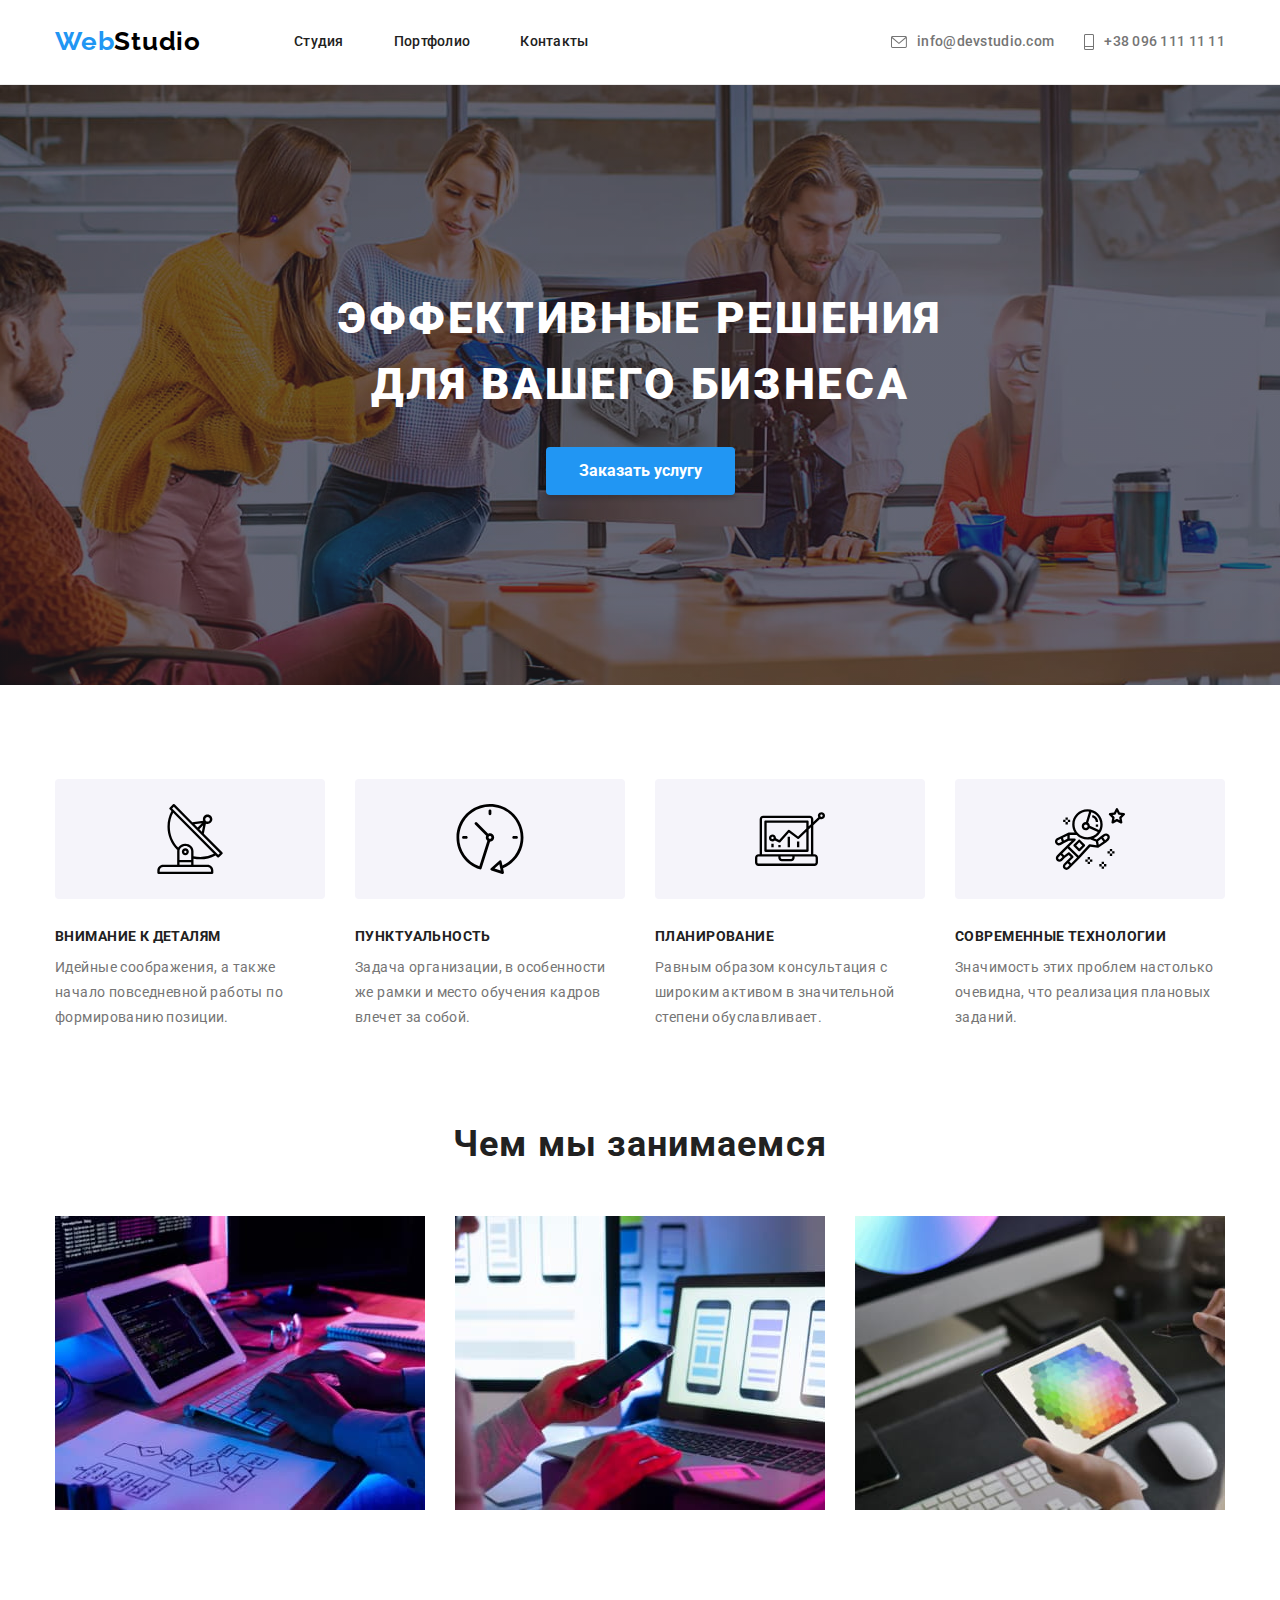
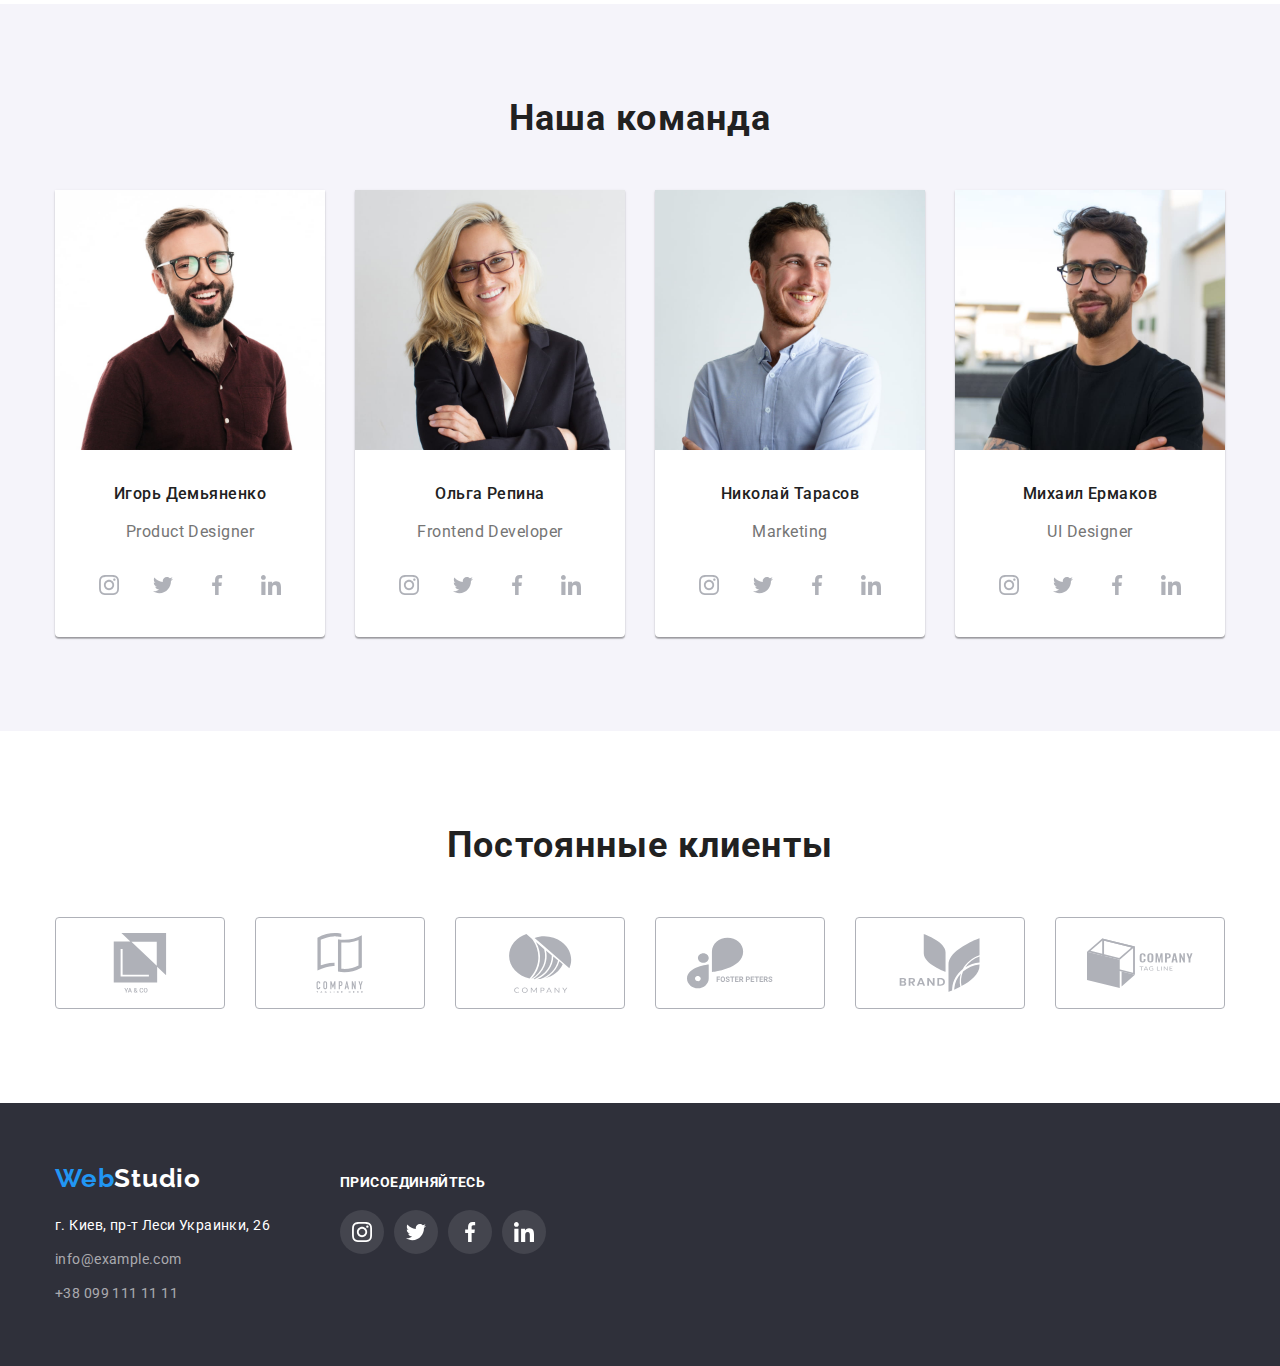
<file: index.html>
<!DOCTYPE html>
<html lang="ru">
<head>
    <meta charset="UTF-8">
    <meta http-equiv="X-UA-Compatible" content="IE=edge">
    <meta name="viewport" content="width=device-width, initial-scale=1.0">
    <title>Document</title>
    <link rel="preconnect" href="https://fonts.googleapis.com">
    <link rel="preconnect" href="https://fonts.gstatic.com" crossorigin>
    <link href="https://fonts.googleapis.com/css2?family=Raleway:wght@700&family=Roboto:wght@400;500;700;900&display=swap"
        rel="stylesheet">
    <link rel="stylesheet" href="https://cdnjs.cloudflare.com/ajax/libs/modern-normalize/1.1.0/modern-normalize.min.css">
    <link rel="stylesheet" href="./css/styles.css">
    
</head>
<body>
    <!-- хедер -->
    <header class="header"> 
        <div class="container menu">
            <nav class="navigation"> 

                <a class="logo logo-header" href="./index.html">
                    
                <span class="logo accent">Web</span><span class="logo basic">Studio</span>
                </a>
                    
                <!-- nav -->

                <ul class="navigation-list">
                    <li class="item-navigation item"><a  class="link link-navigation" href="./index.html">Студия</a></li>
                    <li class="item-navigation item"><a  class="link link-navigation" href="./portfolio.html">Портфолио</a></li>
                    <li class="item-navigation item"><a  class="link link-navigation" href="Контакты">Контакты</a></li>
                </ul>
            </nav>
            
                <ul class="site-nav list">
                    <li class="group-item">
                        <a class="link-contact"  href="mailto:info@devstudio.com">
                            <svg class="icon" width="16" height="12">
                                <use href="./images/icon/sprite.svg#envelope"></use>
                            </svg>
                            info@devstudio.com</a>
                    </li>
                       
                    <li class="group-item">
                        <a class="link-contact" href="tel:380961111111">
                            <svg class="icon" width="10" height="16">
                            <use href="./images/icon/sprite.svg#smartphone"></use>
                        </svg>
                        +38 096 111 11 11</a>
                    </li>
                </ul>
            
        </div>

    </header>

       <!-- тело -->
    <main>
        <section class="header-hero">
            <div class="container">

            <h1 class="header-logo">
                Эффективные решения<br>
                для вашего бизнеса
            </h1>
            <button class="button " type="button">Заказать услугу</button>
          
            </div>
        </section>

        <section class="section">
            <div class="container">
                <h2 class="visually-hidden">Особенности</h2>
                 <ul class="list visually-list">
                   <li class="item visually-list-item">
                        <div class="icon-background">
                            <svg class="icon-adge" width="70" height="70">
                                <use href="./images/icon/sprite.svg#antenna"></use>
                            </svg>
                        </div>
                     <h3 class="features">Внимание к деталям</h3>
                     <p class="description">Идейные соображения, а также начало повседневной работы по формированию позиции.</p>
                  </li>

                  <li class="item visually-list-item">
                      <div class="icon-background">
                    <svg class="icon-adge" width="70" height="70">
                        <use href="./images/icon/sprite.svg#clock"></use>
                    </svg>
                </div>
                     <h3 class="features">Пунктуальность </h3>
                     <p class="description">Задача организации, в особенности же рамки и место обучения кадров влечет за собой.</p>
                  </li>

                  <li class="item visually-list-item">
                    <div class="icon-background">
                        <svg class="icon-adge" width="70" height="70">
                            <use href="./images/icon/sprite.svg#diagram"></use>
                        </svg>
                    </div>
                       <h3 class="features">Планирование </h3>
                       <p class="description">Равным образом консультация с широким активом в значительной степени обуславливает.</p>
                 </li>
                  <li class="item visually-list-item">
                    <div class="icon-background">
                        <svg class="icon-adge" width="70" height="70">
                            <use href="./images/icon/sprite.svg#astronaut"></use>
                        </svg>
                    </div>
                     <h3 class="features">Современные технологии </h3>
                     <p class="description">Значимость этих проблем настолько очевидна, что реализация плановых заданий.</p>
                  </li>
                </ul>
            </div>
        </section>

        <section class="section doing">
            <div class="container">
                 <h2 class="header-section">Чем мы занимаемся</h2>
                     <ul class="list doing-list">
                             <li><img src="./images/homework-1/box/img-0.jpg" alt="програмирование" width="370" height="294"> </li>
                             <li><img src="./images/homework-1/box/img-1.jpg" alt="телефон" width="370" height="294"> </li>
                             <li><img src="./images/homework-1/box/img-2.jpg" alt="палитра" width="370" height="294"> </li>
                      </ul>
            </div>
        </section>

        <section class="section team">
            <div class="container">

                <h2 class="header-section">Наша команда</h2>
                    <ul class="list team-list">
                    <li class="card">
                        <img src="./images/homework-1/team/img-3.jpg" alt="Игорь Демьяненко" width="270" height="260">
                        <div class="command-title">
                              <h3 class="name">Игорь Демьяненко</h3>
                              <p class="job">Product Designer</p>
                        
                        <ul class="socials list">
                            <li class="socials-item">
                                <a class="socials-link socials-link-instagram link" href="" aria-label="Instagram">
                                    <svg class="icon-net" width="20" height="20">
                                        <use href="./images/icon/sprite.svg#instagram"></use>
                                    </svg>
                                </a> 
                            </li>
                            <li class="socials-item">
                                <a class="socials-link socials-link-twitter link" href="" aria-label="Twitter">
                                    <svg class="icon-net" width="20" height="20">
                                        <use href="./images/icon/sprite.svg#twitter"></use>
                                    </svg>
                                </a>
                            </li>
                            <li class="socials-item">
                                <a class="socials-link socials-link-facebook link" href="" aria-label="Facebook">
                                    <svg class="icon-net" width="20" height="20">
                                        <use href="./images/icon/sprite.svg#facebook"></use>
                                    </svg>
                                </a>
                            </li>
                            <li class="socials-item">
                                <a class="socials-link socials-link-linkedin link" href="" aria-label="L inkedin">
                                    <svg class="icon-net" width="20" height="20">
                                        <use href="./images/icon/sprite.svg#linkedin"></use>
                                    </svg>
                                </a>
                            </li>
                        </ul>

                       </div>

                    </li>
                
                    <li class="card">
                        <img src="./images/homework-1/team/img-4.jpg" width="270" height="260">
                        <div class="command-title">
                              <h3 class="name">Ольга Репина</h3>
                             <p class="job">Frontend Developer</p>

                            <ul class="socials list">
                                <li class="socials-item">
                                    <a class="socials-link socials-link-instagram link" href="" aria-label="Instagram">
                                        <svg class="icon-net" width="20" height="20">
                                            <use href="./images/icon/sprite.svg#instagram"></use>
                                        </svg>
                                    </a>
                                </li>
                                <li class="socials-item">
                                    <a class="socials-link socials-link-twitter link" href="" aria-label="Twitter">
                                        <svg class="icon-net" width="20" height="20">
                                            <use href="./images/icon/sprite.svg#twitter"></use>
                                        </svg>
                                    </a>
                                </li>
                                <li class="socials-item">
                                    <a class="socials-link socials-link-facebook link" href="" aria-label="Facebook">
                                        <svg class="icon-net" width="20" height="20">
                                            <use href="./images/icon/sprite.svg#facebook"></use>
                                        </svg>
                                    </a>
                                </li>
                                <li class="socials-item">
                                    <a class="socials-link socials-link-linkedin link" href="" aria-label="L inkedin">
                                        <svg class="icon-net" width="20" height="20">
                                            <use href="./images/icon/sprite.svg#linkedin"></use>
                                        </svg>
                                    </a>
                                </li>
                            </ul>


                        </div>
                    </li>
                    <li class="card">
                        <img src="./images/homework-1/team/img-5.jpg" width="270" height="260">
                        <div class="command-title">
                             <h3 class="name">Николай Тарасов</h3>
                             <p class="job">Marketing</p>

                            <ul class="socials list">
                                <li class="socials-item">
                                    <a class="socials-link socials-link-instagram link" href="" aria-label="Instagram">
                                        <svg class="icon-net" width="20" height="20">
                                            <use href="./images/icon/sprite.svg#instagram"></use>
                                        </svg>
                                    </a>
                                </li>
                                <li class="socials-item">
                                    <a class="socials-link socials-link-twitter link" href="" aria-label="Twitter">
                                        <svg class="icon-net" width="20" height="20">
                                            <use href="./images/icon/sprite.svg#twitter"></use>
                                        </svg>
                                    </a>
                                </li>
                                <li class="socials-item">
                                    <a class="socials-link socials-link-facebook link" href="" aria-label="Facebook">
                                        <svg class="icon-net" width="20" height="20">
                                            <use href="./images/icon/sprite.svg#facebook"></use>
                                        </svg>
                                    </a>
                                </li>
                                <li class="socials-item">
                                    <a class="socials-link socials-link-linkedin link" href="" aria-label="L inkedin">
                                        <svg class="icon-net" width="20" height="20">
                                            <use href="./images/icon/sprite.svg#linkedin"></use>
                                        </svg>
                                    </a>
                                </li>
                            </ul>

                        </div>
                    </li>
                    <li class="card">
                        <img src="./images/homework-1/team/img-6.jpg" width="270" height="260">
                        <div class="command-title">
                             <h3 class="name">Михаил Ермаков</h3>
                             <p class="job">UI Designer</p>

                            <ul class="socials list">
                                <li class="socials-item">
                                    <a class="socials-link socials-link-instagram link" href="" aria-label="Instagram">
                                        <svg class="icon-net" width="20" height="20">
                                            <use href="./images/icon/sprite.svg#instagram"></use>
                                        </svg>
                                    </a>
                                </li>
                                <li class="socials-item">
                                    <a class="socials-link socials-link-twitter link" href="" aria-label="Twitter">
                                        <svg class="icon-net" width="20" height="20">
                                            <use href="./images/icon/sprite.svg#twitter"></use>
                                        </svg>
                                    </a>
                                </li>
                                <li class="socials-item">
                                    <a class="socials-link socials-link-facebook link" href="" aria-label="Facebook">
                                        <svg class="icon-net" width="20" height="20">
                                            <use href="./images/icon/sprite.svg#facebook"></use>
                                        </svg>
                                    </a>
                                </li>
                                <li class="socials-item">
                                    <a class="socials-link socials-link-linkedin link" href="" aria-label="L inkedin">
                                        <svg class="icon-net" width="20" height="20">
                                            <use href="./images/icon/sprite.svg#linkedin"></use>
                                        </svg>
                                    </a>
                                </li>
                            </ul>

                        </div>
                    </li>
                    </ul>

            </div>
        </section>

        <section class="clients section">
            <div class="container">
                <h2 class="header-section">Постоянные клиенты</h2>
                <ul class="clients-list list">
                    <li class="clients-item">
                        <a class="clients-link link" href="">
                            <svg class="clients-logo" width="106" height="60">
                                <use href="./images/icon/sprite.svg#group1"></use>
                            </svg>
                        </a>
                    </li>
                    <li class="clients-item">
                        <a class="clients-link link" href="">
                            <svg class="clients-logo" width="106" height="60">
                                <use href="./images/icon/sprite.svg#group2"></use>
                            </svg>
                        </a>
                    </li>
                    <li class="clients-item">
                        <a class="clients-link link" href="">
                            <svg class="clients-logo" width="106" height="60">
                                <use href="./images/icon/sprite.svg#group3"></use>
                            </svg>
                        </a>
                    </li>
                    <li class="clients-item">
                        <a class="clients-link link" href="">
                            <svg class="clients-logo" width="106" height="60">
                                <use href="./images/icon/sprite.svg#group4"></use>
                            </svg>
                        </a>
                    </li>
                    <li class="clients-item">
                        <a class="clients-link link" href="">
                            <svg class="clients-logo" width="106" height="60">
                                <use href="./images/icon/sprite.svg#group5"></use>
                            </svg>
                        </a>
                    </li>
                    <li class="clients-item">
                        <a class="clients-link link" href="">
                            <svg class="clients-logo" width="106" height="60">
                                <use href="./images/icon/sprite.svg#group6"></use>
                            </svg>
                        </a>
                    </li>
                </ul>
            </div>
        </section>

        
     </main>

    <footer class="footer">
        <div class="container footer-flex">
            <div class="footer-contacts">
                <a class="logotype logo-position" href="./index.html">
                <span class="logotype start">Web</span><span class="logotype end">Studio</span>
                </a>
                
               <address   address class="address">
                 <ul class="address-list">
                    <li class="address-item map"><a class="link-map" href="https://www.google.com/maps/place/%D0%B1%D1%83%D0%BB%D1%8C%D0%B2%D0%B0%D1%80+%D0%9B%D0%B5%D1%81%D1%96+%D0%A3%D0%BA%D1%80%D0%B0%D1%97%D0%BD%D0%BA%D0%B8,+26,+%D0%9A%D0%B8%D1%97%D0%B2,+02000/@50.4265807,30.5361971,17z/data=!3m1!4b1!4m5!3m4!1s0x40d4cf0e033ecbe9:0x57a4dffefec77da0!8m2!3d50.4265807!4d30.5383858">г. Киев, пр-т Леси Украинки, 26</a></li>
                    <li class="address-item address"><a class="link-address" href="mailto:info@example.com">info@example.com</a></li>
                    <li class="address-item"><a class="link-address" href="tel:+380991111111">+38 099 111 11 11</a></li>
                  </ul>
                </address>
            </div>
            <div class="footer-social">
                <p class="footer-so-text">ПРИСОЕДИНЯЙТЕСЬ</p>
                <ul class="footer-social-list list">
                    <li class="footer-socials-item">
                        <a class="socials-link socials-link-instagram link" href="" aria-label="Instagram">
                            <svg class="footer-socials-icon" width="20" height="20">
                                <use href="./images/icon/sprite.svg#instagram"></use>
                            </svg>
                        </a>
                    </li>
                    <li class="footer-socials-item">
                        <a class="socials-link socials-link-twitter link" href="" aria-label="Twitter">
                            <svg class="footer-socials-icon" width="20" height="20">
                                <use href="./images/icon/sprite.svg#twitter"></use>
                            </svg>
                        </a>
                    </li>
                    <li class="footer-socials-item">
                        <a class="socials-link socials-link-facebook link" href="" aria-label="Facebook">
                            <svg class="footer-socials-icon" width="20" height="20">
                                <use href="./images/icon/sprite.svg#facebook"></use>
                            </svg>
                        </a>
                    </li>
                    <li class="footer-socials-item">
                        <a class="socials-link socials-link-linkedin link" href="" aria-label="L inkedin">
                            <svg class="footer-socials-icon" width="20" height="20">
                                <use href="./images/icon/sprite.svg#linkedin"></use>
                            </svg>
                        </a>
                    </li>
                </ul>
            </div>
        </div>
    </footer>
</body>
</html>
</file>
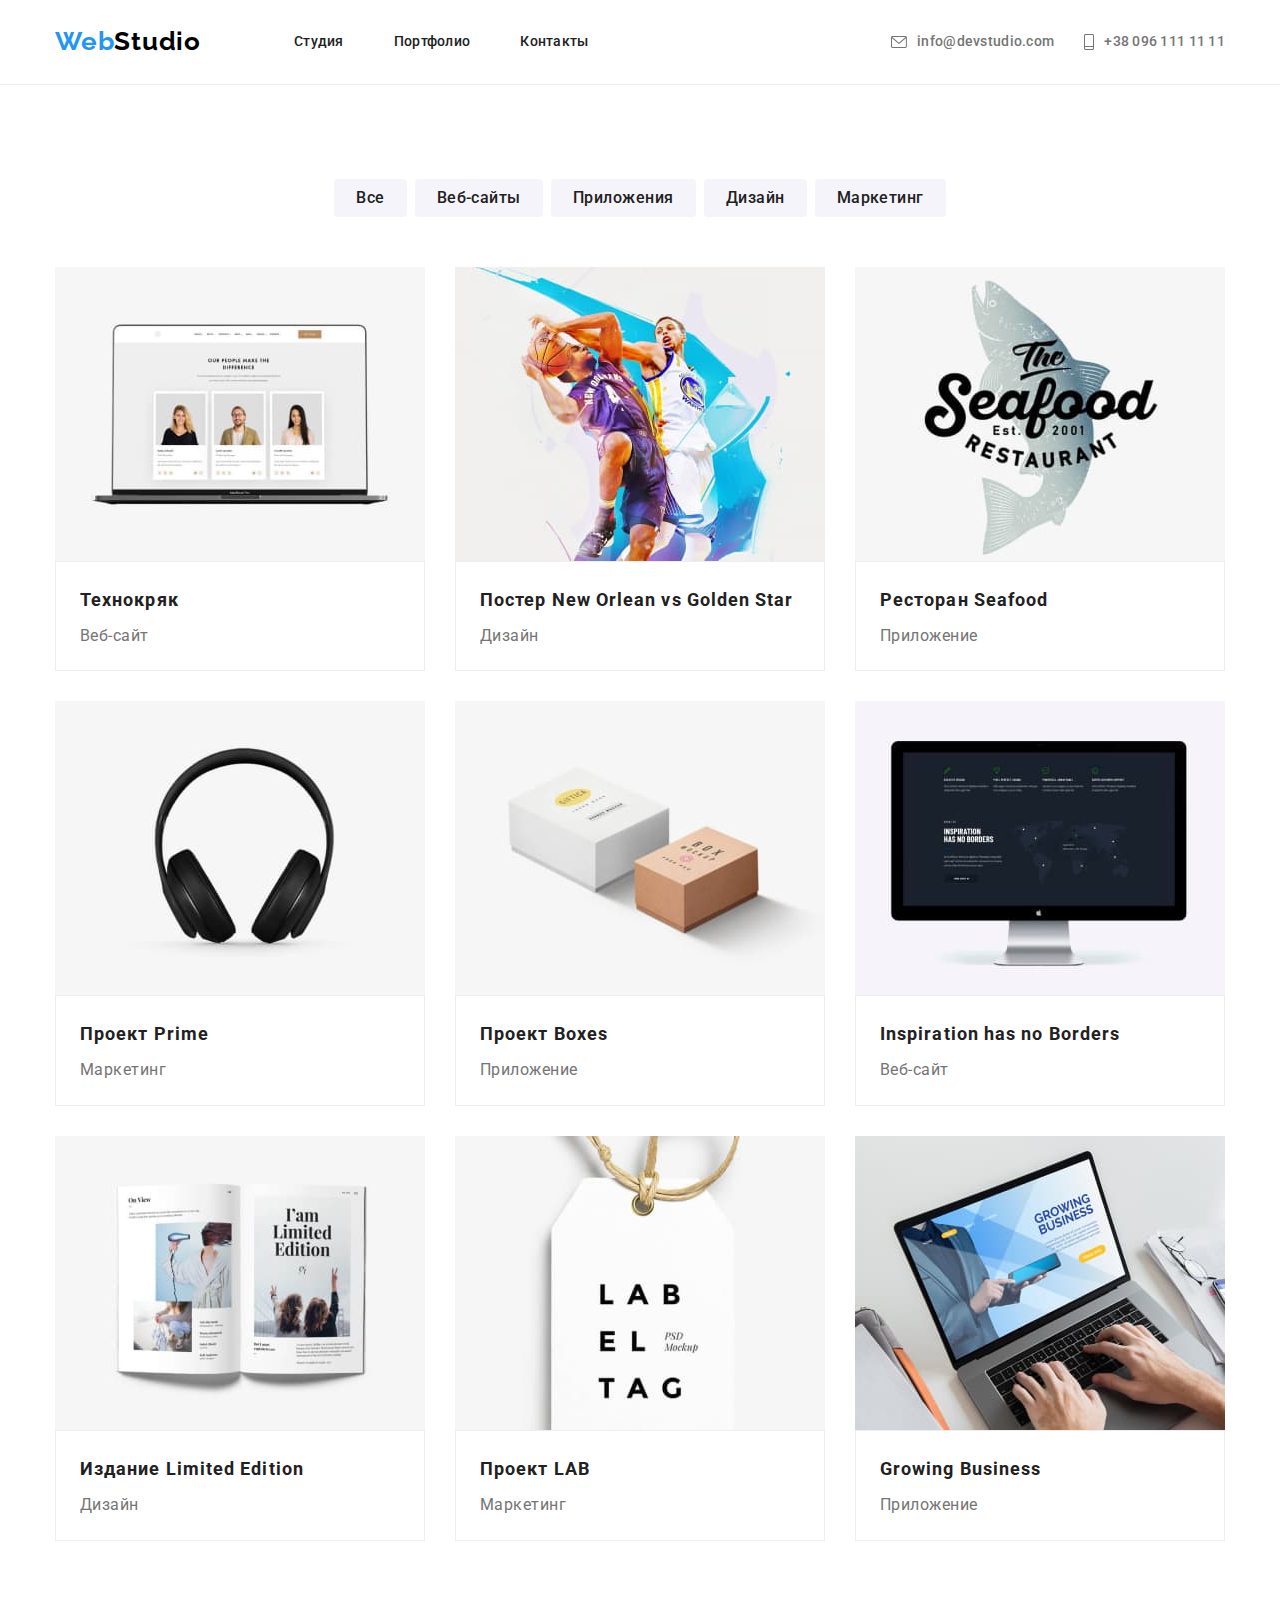
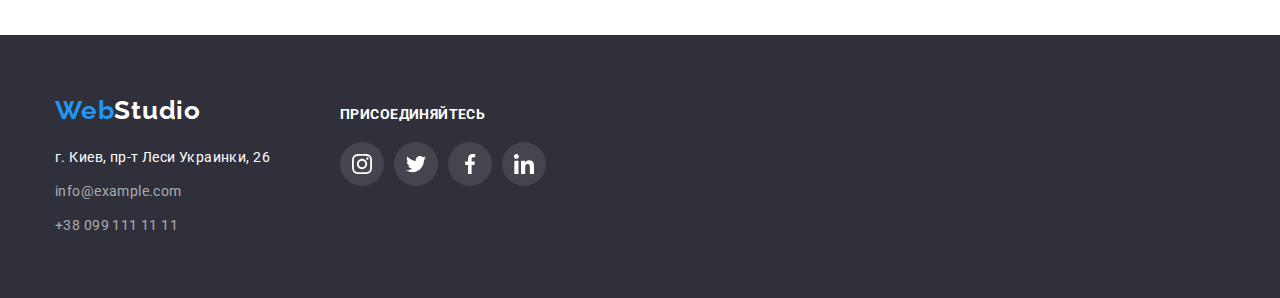
<file: portfolio.html>
<!DOCTYPE html>
<html lang="ru">

<head>
    <meta charset="UTF-8">
    <meta http-equiv="X-UA-Compatible" content="IE=edge">
    <meta name="viewport" content="width=device-width, initial-scale=1.0">
    <title>Document</title>
    <link rel="preconnect" href="https://fonts.googleapis.com">
    <link rel="preconnect" href="https://fonts.gstatic.com" crossorigin>
    <link
        href="https://fonts.googleapis.com/css2?family=Raleway:wght@700&family=Roboto:wght@400;500;700;900&display=swap"
        rel="stylesheet">
    <link rel="stylesheet"
        href="https://cdnjs.cloudflare.com/ajax/libs/modern-normalize/1.1.0/modern-normalize.min.css">
    <link rel="stylesheet" href="./css/styles.css">

</head>

<body>
    <!-- хедер -->
    <header class="header">
        <div class="container menu">
            <nav class="navigation">
    
                <a class="logo logo-header" href="./index.html">
    
                    <span class="logo accent">Web</span><span class="logo basic">Studio</span>
                </a>
    
                <!-- nav -->
    
                <ul class="navigation-list">
                    <li class="item-navigation item"><a class="link link-navigation" href="./index.html">Студия</a></li>
                    <li class="item-navigation item"><a class="link link-navigation" href="./portfolio.html">Портфолио</a>
                    </li>
                    <li class="item-navigation item"><a class="link link-navigation" href="Контакты">Контакты</a></li>
                </ul>
            </nav>
    
            <ul class="site-nav list">
                <li class="group-item">
                    <a class="link-contact" href="mailto:info@devstudio.com">
                        <svg class="icon" width="16" height="12">
                            <use href="./images/icon/sprite.svg#envelope"></use>
                        </svg>
                        info@devstudio.com</a>
                </li>
    
                <li class="group-item">
                    <a class="link-contact" href="tel:380961111111">
                        <svg class="icon" width="10" height="16">
                            <use href="./images/icon/sprite.svg#smartphone"></use>
                        </svg>
                        +38 096 111 11 11</a>
                </li>
            </ul>
    
        </div>
    
    </header>

    <main>
        
        <section class="section">
            <div class="container">
            <h1 class="visually-hidden">заглпвие</h1>
            
            <ul class="button-list">
                <li class="filter-button"><button class="btn" type="button">Все</button></li>
                <li class="filter-button"><button class="btn" type="button">Веб-сайты</button></li>
                <li class="filter-button"><button class="btn" type="button">Приложения</button></li>
                <li class="filter-button"><button class="btn" type="button">Дизайн</button></li>
                <li class="filter-button"><button class="btn" type="button">Маркетинг</button></li>
            </ul>

            <ul class="list portfolio-list">
                <li class="item card-example">
                    <a class="portfolio-shadow link" href="">
                        <img src="./images/homework-2/img-2-1.jpg" alt="фото" width="370" height="294">
                        <div class="portfolio-about">
                            <h2 class="image name-works">Технокряк</h2>
                            <p class="type">Веб-сайт</p>
                        </div>
                     </a>
                </li>

                <li class="item card-example">
                    <a class="portfolio-shadow link" href="">
                        <img src="./images/homework-2/img-2-2.jpg" alt="фото" width="370" height="294">
                        <div class="portfolio-about">
                            <h2 class="image name-works">Постер New Orlean vs Golden Star</h2>
                            <p class="type">Дизайн</p>
                        </div>
                </a>
                    </li>

                <li class="item card-example">
                    <a class="portfolio-shadow link" href="">
                        <img src="./images/homework-2/img-2-3.jpg" alt="фото" width="370" height="294">
                        <div class="portfolio-about">
                            <h2 class="image name-works">Ресторан Seafood</h2>
                            <p class="type">Приложение</p>
                        </div>
                    </a>
                    </li>

                    <li class="item card-example">
                        <a class="portfolio-shadow link" href="">
                        <img src="./images/homework-2/img-2-4.jpg" alt="фото" width="370" height="294">
                            <div class="portfolio-about"> <h2 class="image name-works">Проект Prime</h2>
                            <p class="type">Маркетинг</p>
                            </div>
                        </a>
                    </li>
                
                    <li class="item card-example">
                        <a class="portfolio-shadow link" href="">
                        <img src="./images/homework-2/img-2-5.jpg" alt="фото" width="370" height="294">
                            <div class="portfolio-about"> <h2 class="image name-works">Проект Boxes</h2>
                            <p class="type">Приложение</p>
                            </div>
                        </a>
                    </li>
           
                    <li class="item card-example">
                        <a class="portfolio-shadow link" href="">
                        <img src="./images/homework-2/img-2-6.jpg" alt="фото" width="370" height="294">
                            <div class="portfolio-about"> <h2 class="image name-works">Inspiration has no Borders</h2>
                            <p class="type">Веб-сайт</p>
                            </div>
                        </a>
                    </li>
           
                    <li class="item card-example">
                        <a class="portfolio-shadow link" href="">
                         <img src="./images/homework-2/img-2-7.jpg" alt="фото" width="370" height="294">
                            <div class="portfolio-about"> <h2 class="image name-works">Издание Limited Edition</h2>
                            <p class="type">Дизайн</p>
                            </div>
                        </a>
                        
                    </li>
                
                    <li class="item card-example">
                        <a class="portfolio-shadow link" href="">
                        <img src="./images/homework-2/img-2-8.jpg" alt="фото" width="370" height="294">
                            <div class="portfolio-about"> <h2 class="image name-works">Проект LAB</h2>
                            <p class="type">Маркетинг</p>
                            </div>
                        </a>
                    </li>
                
                    <li class="item card-example">
                        <a class="portfolio-shadow link" href="">
                         <img src="./images/homework-2/img-2-9.jpg" alt="фото" width="370" height="294">
                            <div class="portfolio-about"> <h2 class="image name-works">Growing Business</h2>
                            <p class="type">Приложение</p>
                            </div>
                        </a>
                    </li>
                </div>

                </ul>
            </div>
        </section>

    </main>
    <footer class="footer">
        <div class="container footer-flex">
            <div class="footer-contacts">
                <a class="logotype logo-position" href="./index.html">
                    <span class="logotype start">Web</span><span class="logotype end">Studio</span>
                </a>
    
                <address address class="address">
                    <ul class="address-list">
                        <li class="address-item map"><a class="link-map"
                                href="https://www.google.com/maps/place/%D0%B1%D1%83%D0%BB%D1%8C%D0%B2%D0%B0%D1%80+%D0%9B%D0%B5%D1%81%D1%96+%D0%A3%D0%BA%D1%80%D0%B0%D1%97%D0%BD%D0%BA%D0%B8,+26,+%D0%9A%D0%B8%D1%97%D0%B2,+02000/@50.4265807,30.5361971,17z/data=!3m1!4b1!4m5!3m4!1s0x40d4cf0e033ecbe9:0x57a4dffefec77da0!8m2!3d50.4265807!4d30.5383858">г.
                                Киев, пр-т Леси Украинки, 26</a></li>
                        <li class="address-item address"><a class="link-address"
                                href="mailto:info@example.com">info@example.com</a></li>
                        <li class="address-item"><a class="link-address" href="tel:+380991111111">+38 099 111 11 11</a></li>
                    </ul>
                </address>
            </div>
            <div class="footer-social">
                <p class="footer-so-text">ПРИСОЕДИНЯЙТЕСЬ</p>
                <ul class="footer-social-list list">
                    <li class="footer-socials-item">
                        <a class="socials-link socials-link-instagram link" href="" aria-label="Instagram">
                            <svg class="footer-socials-icon" width="20" height="20">
                                <use href="./images/icon/sprite.svg#instagram"></use>
                            </svg>
                        </a>
                    </li>
                    <li class="footer-socials-item">
                        <a class="socials-link socials-link-twitter link" href="" aria-label="Twitter">
                            <svg class="footer-socials-icon" width="20" height="20">
                                <use href="./images/icon/sprite.svg#twitter"></use>
                            </svg>
                        </a>
                    </li>
                    <li class="footer-socials-item">
                        <a class="socials-link socials-link-facebook link" href="" aria-label="Facebook">
                            <svg class="footer-socials-icon" width="20" height="20">
                                <use href="./images/icon/sprite.svg#facebook"></use>
                            </svg>
                        </a>
                    </li>
                    <li class="footer-socials-item">
                        <a class="socials-link socials-link-linkedin link" href="" aria-label="L inkedin">
                            <svg class="footer-socials-icon" width="20" height="20">
                                <use href="./images/icon/sprite.svg#linkedin"></use>
                            </svg>
                        </a>
                    </li>
                </ul>
            </div>
        </div>
    </footer>
</body>
</html>
</file>
<file: css/styles.css>
html {
box-sizing: border-box;
}

*,
*::after,
*::before {
    box-sizing: inherit;
}

h1,
h2,
h3,
h4,
h5,
h6,
p {
    margin: 0;
}

.list {
    list-style: none;
    padding: 0;
    margin: 0;
}

.link {
    text-decoration: none;
    color: inherit;
}

ul{
    margin: 0;
    padding: 0;
    list-style: none;
}

img {
    display: block;
    max-width: 100%;
    height: auto;
}

:root {
    --title-text-color: #212121;
    --primary-text-color: #757575;
    --accent-color: #2196F3;
    --primary-background-color: #FFFFFF;
    --second-background-color: #2F303A;
    --third-background-color:#F5F4FA;
    --logo-text-color: #000000;
    --icon-color: #AFB1B8;
    --button-bg: #2196f3;
    --secondary-light-bg: #f5f4fa;
}

body{
    color: var(--primary-text-color);
    background-color: var(--primary-background-color);
    font-family: 'Roboto',sans-serif ;
    letter-spacing: 0.03em;
}

/* box */

.header{
    border-bottom: 1px solid #ececec;
}
.container {
    width: 1200px;
    padding-left: 15px;
    padding-right: 15px;
    margin: 0 auto;
}

.container.menu {
display: flex;
align-items: center;
}


.list{
    list-style-type: none;
}

/* лого хед*/

.logo {
    font-family: 'Raleway';
    font-style: normal;
    font-weight: 700;
    font-size: 26px;
    line-height: 1.19;
    letter-spacing: 0.03em;
    text-decoration: none;
}


.logo .accent {
    color: var(--accent-color)
}

.logo .basic {
    color: var(--logo-text-color)
}

.logo-header{
    margin-right: 93px;
}


/* nav */
.navigation-list {
    display: flex;
    
}


.navigation-list .link-navigation {
display: block;
padding-top: 32px;
padding-bottom: 32px;
} 

.navigation-list .item {
    margin-right: 50px;
} 

.navigation-list .item:last-child {
    margin-right: 0;
}


.navigation {
    display: flex;
    align-items: center;
}

.menu {
    display: flex;
    align-items: center;
}

.header-group {
    display: flex;
    margin-left: auto;
}



.item-navigation{
    list-style-type: none;
}


.link-navigation{
    font-family: 'Roboto';
    font-style: normal;
    font-weight: 500;
    font-size: 14px;
    line-height: 1.14;
    letter-spacing: 0.02em;
    color: var(--title-text-color);
    text-decoration: none;
}

.group-item{
    list-style-type: none;
    margin-left: 30px;
    }

.link-contact{
    align-items: center;
    display: flex;
    font-weight: 500;
    font-size: 14px;
    line-height: 1.4;
    letter-spacing: 0.02em;
    color: var(--primary-text-color);
    text-decoration: none;
    padding-top: 32px;
    padding-bottom: 32px;
}

.site-nav.list{
    display: flex;
margin-left: auto;
}


/* навигация  */

.link-navigation:hover {
color: var(--accent-color);
}
.link-navigation:focus {
color: var(--accent-color);
}

.link-navigation{
cursor: pointer;
}


.link-contact:hover {
color: var(--accent-color);
}
.link-contact:focus {
color: var(--accent-color);
}
.link-contact{
cursor: pointer;
}

.icon {
    margin-right: 10px;
    fill: currentColor;
}

.icon:hover,
.icon:focus {
    color: var(--accent-color);
}

/* ----прячем ---*/

.visually-hidden {
    position: absolute;
    width: 1px;
    height: 1px;
    margin: -1px;
    border: 0;
    padding: 0;

    white-space: nowrap;
    clip-path: inset(100%);
    clip: rect(0 0 0 0);
    overflow: hidden;
}

.visually-list {
    display: flex;
}

.visually-list .visually-list-item {
    width: 270px;
}

.visually-list .item {
    margin-right: 30px;
}

.visually-list .item:nth-child(4n) {
    margin-right: 0;
}

.icon-background {
    height: 120px;
  background-color: var(--secondary-light-bg); 
    margin-bottom: 30px;
    display: flex;
    align-items: center;
    justify-content: center;
    border-radius: 4px;
}

/* тело */

.header-hero {
    background-color: #2F303A;

    text-align: center;
    padding-top: 200px;
    padding-bottom: 200px;

   
    max-width: 1600px;
    height: 600px;
    margin-left: auto;
    margin-right: auto;

    background-image: linear-gradient(to right, rgba(47, 48, 58, 0.4), rgba(47, 48, 58, 0.4)), url(..//images/hero/Img.jpg);
    background-position: center;
    background-size: contain;
    background-repeat: no-repeat;
    background-size: cover;
}



.header-logo{
    font-weight: 900;
    font-size: 44px;
    line-height: 1.5;
    text-align: center;
    letter-spacing: 0.06em;
    text-transform: uppercase;
    color: #FFFFFF;
    /* background-color: #2F303A; */
    margin-bottom: 30px;
}

.button {
    background: #2196F3;
    font-weight: 700;
    font-size: 16px;
    line-height: 1.8;
    color: #FFFFFF;

    align-items: center;
    text-align: center;
    border: 0;
    box-shadow: 0px 4px 4px rgba(0, 0, 0, 0.15);
    border-radius: 4px;
    padding: 10px 33px;
    cursor: pointer;
}



.header-section{
font-weight: 700;
font-size: 36px;
line-height: 1.16;
letter-spacing: 0.03em;
color: var(--title-text-color);

text-align: center;
margin-bottom: 50px;
}
/* особо */

.section {
    padding-top: 94px;
    padding-bottom: 94px;
}





.features{
font-weight: 700;
font-size: 14px;
line-height: 1.14;
letter-spacing: 0.03em;
text-transform: uppercase;
color: var(--title-text-color);
    margin-bottom: 10px;
}

.description{
font-weight: 400;
font-size: 14px;
line-height: 1.8;
letter-spacing: 0.03em;
color: var(--primary-text-color);
}


/*--чем мы занимаемся ---*/


.doing {
    padding-top: 0px;
}
.doing-list{
     display: flex;
 }

.doing-list li {
    margin-right: 30px;
}

.doing-list li:nth-child(3n) {
    margin-right: 0;
}



/* команда */
.header-section {
    margin-bottom: 50px;
}

.team {
    background: #F5F4FA;
    
}

.list.team-list {
     display: flex;
}


.name{
font-weight: 500;
font-size: 16px;
line-height: 1.8;
text-align: center;
letter-spacing: 0.03em;
color: var(--title-text-color);
margin-bottom: 10px;
}

.job{
 font-weight: 400;
font-size: 16px;
line-height: 1.8;
text-align: center;
letter-spacing: 0.03em;
color: var(--primary-text-color);

}



.team-list .card {
    background-color: var(--primary-background-color);
    margin-right: 30px;
    box-shadow: 0px 1px 3px rgba(0, 0, 0, 0.12), 0px 1px 1px rgba(0, 0, 0, 0.14), 0px 2px 1px rgba(0, 0, 0, 0.2);
    border-radius: 0px 0px 4px 4px;
}

.command-title {
    padding-top: 30px;
    padding-bottom: 30px;
    text-align: center;
}

.team-list li:last-child {
    margin-right: 0;
}
 
/* ---------socials-------------- */
.socials {
    display: flex;
    justify-content: center;
    align-items: center;

    margin-top: 16px;
}

.socials-item:not(:last-child) {
    margin-right: 10px;
}

.socials-link {
    display: flex;
    width: 100%;
    align-items: center;
    justify-content: center;
    fill: var(--icon-color);
}

.socials-item {
    display: flex;
    justify-content: center;
    align-items: center;
    width: 44px;
    height: 44px;
    padding: 0px;
    border: none;

    background-color: var(--primary-background-color);
    border-radius: 50%;

    background-repeat: no-repeat;
    background-size: 20px;
    background-position: center;
    color: var(--icon-color);
}

.icon-net {
    fill: var(--icon-color);
}

.socials-link:hover,
.socials-link:focus {
    background-color: var(--button-bg);
}

.socials-link:hover .icon-net,
.socials-link:focus .icon-net {
    fill: var(--primary-background-color);
}

/* Постоянные клиенты */

.clients-list {
    display: flex;
}

.clients-item {
    display: flex;
    align-items: center;
    justify-content: center;
    box-sizing: border-box;
    cursor: pointer;
}

.clients-item:not(:last-child) {
    margin-right: 30px;
}

.clients-link {
    display: flex;
    width: 170px;
    height: 92px;
    justify-content: center;
    align-items: center;
    color: var(--icon-color);
    border: 1px solid var(--icon-color);
    border-radius: 4px;
    cursor: pointer;
}

.clients-logo {
    width: 106px;
    height: 60px;
    fill: currentColor;
}

.clients-link:hover,
.clients-link:focus {
    color: var(--button-bg);
    border: 1px solid var(--button-bg);
}

/* Постоянные клиенты */
.clients-list {
    display: flex;
}

.clients-item {
    display: flex;
    align-items: center;
    justify-content: center;
    box-sizing: border-box;
    cursor: pointer;
}

.clients-item:not(:last-child) {
    margin-right: 30px;
}

.clients-link {
    display: flex;
    width: 170px;
    height: 92px;
    justify-content: center;
    align-items: center;
    color: var(--icon-color);
    border: 1px solid var(--icon-color);
    border-radius: 4px;
    cursor: pointer;
}

.clients-logo {
    width: 106px;
    height: 60px;
    fill: currentColor;
}

.clients-link:hover,
.clients-link:focus {
    color: var(--button-bg);
    border: 1px solid var(--button-bg);
}



/* ---футер-- */




.footer{
background-color: var(--second-background-color);
padding-top: 60px;
    padding-bottom: 60px;
}

.address-item{
list-style-type: none;
}

.link-map{
    font-family: 'Roboto';
    font-style: normal;
font-weight: 400;
 font-size: 14px;
line-height: 1.7;
letter-spacing: 0.03em;
color: var(--primary-background-color);
text-decoration: none;
}

.link-address{
    font-family: 'Roboto';
    font-style: normal;
font-weight: 400;
font-size: 14px;
line-height: 1.8;
letter-spacing: 0.03em;
color: rgba(255, 255, 255, 0.6);
text-decoration: none;
}

.footer-flex {
    display: flex;
    align-items: baseline;
}
.footer-social-list {
    display: flex;
    justify-content: center;
}

.footer-social {
    margin-left: 70px;
}
.footer-so-text {
    font-family: Roboto;
    font-style: normal;
    font-weight: 700;
    font-size: 14px;
    line-height: 1.16;
    letter-spacing: 0.03em;
    text-transform: uppercase;
    color: #ffffff;
    margin-bottom: 20px;
}
.socials-link {
    width: 44px;
    height: 44px;
    display: flex;
    background-color: rgba(255, 255, 255, 0.1);
    border-radius: 50%;
    justify-content: center;
    align-items: center;
}

.footer-socials-icon {
    width: 20px;
    height: 20px;
    fill: #ffffff; 
}  
.footer-socials-item:not(:last-child) {
    margin-right: 10px;
}

/* лого фут */

.footer .logo-position {
    display: block;
margin-bottom: 20px;
}

.logotype {
    font-family: 'Raleway';
    font-weight: 700;
    font-size: 26px;
    line-height: 1.19;
    letter-spacing: 0.03em;
    text-decoration: none;
    
    margin-bottom: 20px; 
}

.logotype .start {
    color: var(--accent-color);
}

.logotype .end {
    color: var(--primary-background-color);
}

.address-item.map{
margin-bottom: 9px;
}
.address-item.address{
margin-bottom: 9px;
}





/* портфолио */




.portfolio-list {
    margin-top: 50px;
}



.button-list {
    list-style-type: none;

}

.btn:hover,
.btn:focus{
    background: var(--accent-color);
    color: var(--primary-background-color);
    border-radius: 4px;
    box-shadow: 0px 3px 1px rgb(0 0 0 / 10%),
     0px 1px 2px rgb(0 0 0 / 8%),
    0px 2px 2px rgb(0 0 0 / 12%);
}


.btn:active {
    color: var(--title-text-color);
}

.btn {
    cursor: pointer;
}
.portfolio-about {
    padding-top: 20px;
    padding-bottom: 20px;
    border: 1px solid #EEEEEE;
    padding-left: 24px;
    padding-right: 24px;
}
.btn {

    
    font-weight: 500;
    font-size: 16px;
    line-height: 1.62;
    text-align: center;
    letter-spacing: 0.03em;
    color: var(--title-text-color);
    background-color: #F5F4FA;;
    border: 0;
    border-radius: 4px;
    padding: 6px 22px;
}

.button-list{
    display: flex;
    justify-content: center;
}

.button-list .filter-button {
    margin-right: 8px;
}

.button-list li:last-child {
    margin-right: 0;
}

.portfolio-list {
    display: flex;
    flex-wrap: wrap;
}
.portfolio-list .card-example {
    margin-right: 30px;
    margin-bottom: 30px;
}

.portfolio-list .card-example:nth-child(3n) {
    margin-right: 0;
}

.portfolio-list .card-example:nth-last-child(-n + 3) {
    margin-bottom: 0;
}



.image.name-works{
 font-weight: 700; 
font-size: 18px;
line-height: 2;
letter-spacing: 0.06em;
color:var(--title-text-color)

}
.image.name-works {
margin-bottom: 4px;
}
.type{
font-weight: 400;
font-size: 16px;
line-height: 1.8;
letter-spacing: 0.03em;
color:var(--primary-text-color)
}

.portfolio-shadow{
    display: block;
}

.portfolio-shadow:hover,
.portfolio-shadow:focus{
    box-shadow: 0px 1px 1px rgba(0, 0, 0, 0.12),
            0px 4px 4px rgba(0, 0, 0, 0.06),
            1px 4px 6px rgba(0, 0, 0, 0.16);
}
</file>
